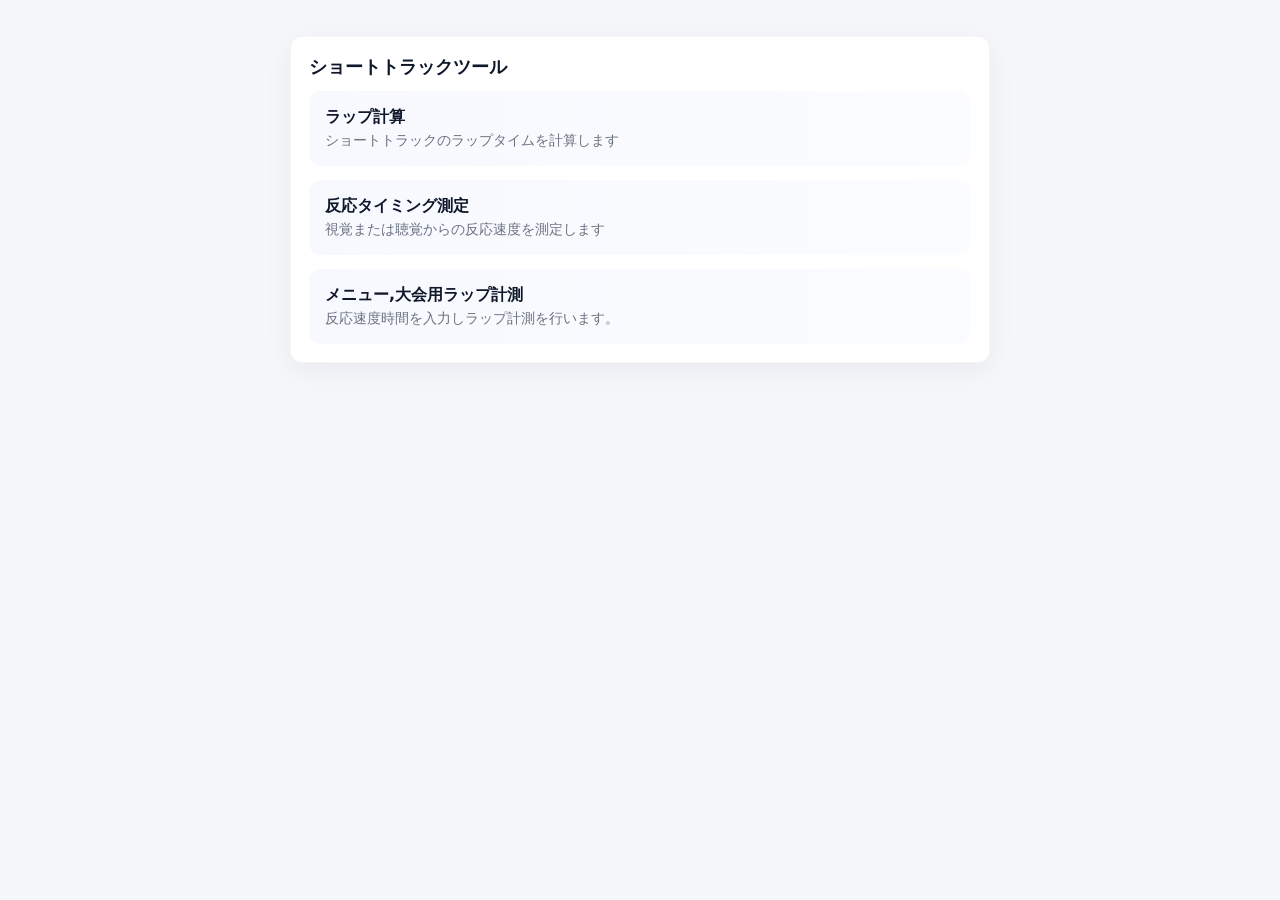
<file: index.html>
<!DOCTYPE html>
<html lang="ja">
<head>
    <meta charset="UTF-8">
    <meta name="viewport" content="width=device-width, initial-scale=1.0">
    <title>ショートトラックツール</title>
    <link rel="stylesheet" href="style.css">
</head>
<body>
    <div class="container">
        <div class="header">
            <div class="title">ショートトラックツール</div>
            <!-- <div class="subtitle">ラップ計算と反応タイミング測定</div> -->
        </div>
        <div class="menu">
            <a href="lap-calculation.html" class="menu-item">
                <h3>ラップ計算</h3>
                <p>ショートトラックのラップタイムを計算します</p>
            </a>
            <a href="reaction-timing.html" class="menu-item">
                <h3>反応タイミング測定</h3>
                <p>視覚または聴覚からの反応速度を測定します</p>
            </a>
            <a href="lap-meas.html" class="menu-item">
                <h3>メニュー,大会用ラップ計測</h3>
                <p>反応速度時間を入力しラップ計測を行います。</p>
            </a>
        </div>
    </div>
</body>
</html>
</file>
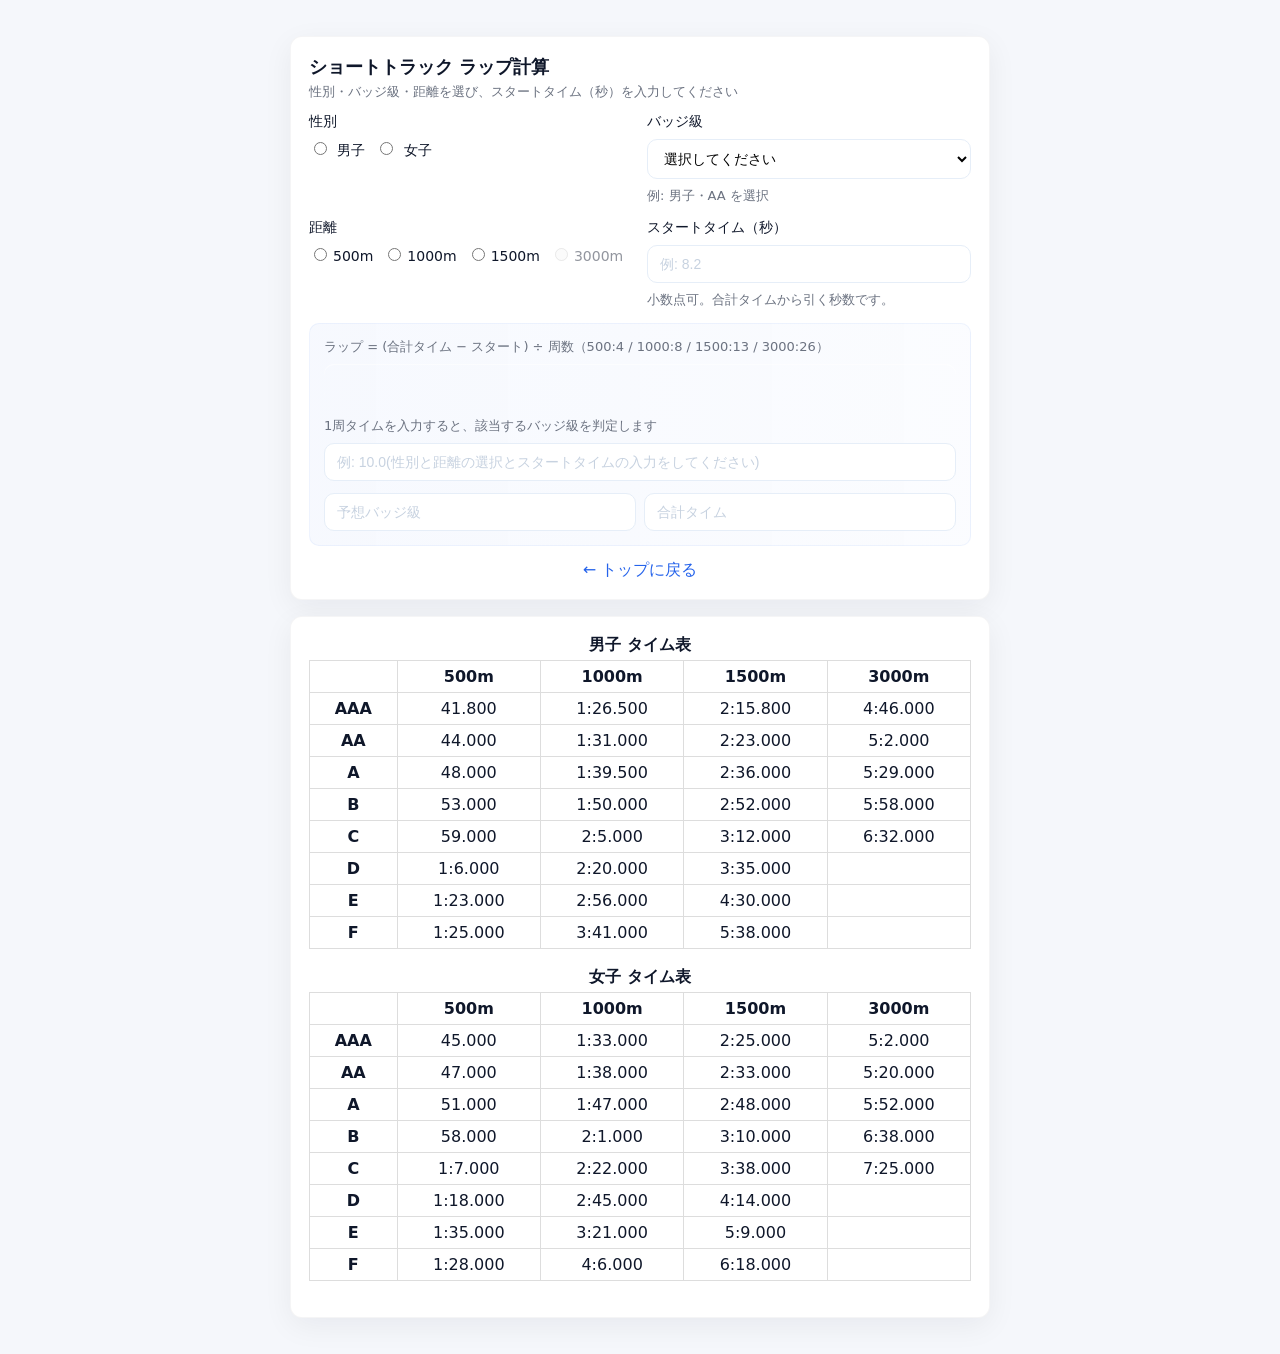
<file: lap-calculation.html>
<!DOCTYPE html>
<html lang="ja">
<head>
    <meta charset="UTF-8">
    <meta name="viewport" content="width=device-width, initial-scale=1.0">
    <link rel="stylesheet" href="style.css">
    <title>ラップ計算</title>
</head>
<body>
    <div class="container" role="application" aria-label="ラップ計算">
        <div class="header">
            <div class="title">ショートトラック ラップ計算</div>
            <div class="subtitle">性別・バッジ級・距離を選び、スタートタイム（秒）を入力してください</div>
        </div>

        <div class="grid">
            <div class="field">
                <label class="field-label">性別</label>
                <div class="radios" role="radiogroup" aria-label="性別">
                    <label><input type="radio" name="sex" value="男子"> 男子</label>
                    <label><input type="radio" name="sex" value="女子"> 女子</label>
                </div>
            </div>

            <div class="field">
                <label for="gradeSelect">バッジ級</label>
                <select id="gradeSelect" aria-label="級選択">
                    <option value="">選択してください</option>
                    <option value="AAA">AAA</option>
                    <option value="AA">AA</option>
                    <option value="A">A</option>
                    <option value="B">B</option>
                    <option value="C">C</option>
                    <option value="D">D</option>
                    <option value="E">E</option>
                    <option value="F">F</option>
                </select>
                <div class="hint">例: 男子・AA を選択</div>
            </div>

            <div class="field">
                <label class="field-label">距離</label>
                <div class="distance" role="radiogroup" aria-label="距離">
                    <label><input type="radio" name="distance" value="500m">500m</label>
                    <label><input type="radio" name="distance" value="1000m">1000m</label>
                    <label><input type="radio" name="distance" value="1500m">1500m</label>
                    <label id="label-3000"><input type="radio" name="distance" value="3000m">3000m</label>
                </div>
            </div>

            <div class="field">
                <label for="startTime">スタートタイム（秒）</label>
                <input id="startTime" type="text" placeholder="例: 8.2" aria-label="スタートタイム">
                <div class="hint">小数点可。合計タイムから引く秒数です。</div>
            </div>

            <div class="result" aria-live="polite">
                <div class="hint">ラップ = (合計タイム − スタート) ÷ 周数（500:4 / 1000:8 / 1500:13 / 3000:26）</div>
                <input id="lapResult" type="text" readonly aria-label="ラップ結果">
                <!-- 追加: 1周タイム入力と予想級 -->
                <div class="hint" style="margin-top:8px;">1周タイムを入力すると、該当するバッジ級を判定します</div>
                <input id="lapTime" type="text" placeholder="例: 10.0(性別と距離の選択とスタートタイムの入力をしてください)" aria-label="1周タイム">
                <div style="display:flex; gap:8px; margin-top:4px;">
                    <input id="gradeResult" type="text" placeholder="予想バッジ級" readonly aria-label="予想バッジ級">
                    <input id="totalTimeResult" type="text" placeholder="合計タイム" readonly aria-label="合計タイム">
                </div>
            </div>
        </div>
        <div class="back-link">
            <a href="index.html">← トップに戻る</a>
        </div>
    </div>
    <!-- タイム表を表示する領域 -->
    <div id="tablesContainer" class="container"></div>

    <script>
    // 提供いただいたタイム（500,1000,1500,3000 の順）
    const timeData = {
        '男子': {
            'AAA': { '500m': 41.800, '1000m': 86.500, '1500m': 135.800, '3000m': 286.000 },
            'AA':  { '500m': 44.000, '1000m': 91.000, '1500m': 143.000, '3000m': 302.000 },
            'A':   { '500m': 48.000, '1000m': 99.500, '1500m': 156.000, '3000m': 329.000 },
            'B':   { '500m': 53.000, '1000m':110.000, '1500m': 172.000, '3000m': 358.000 },
            'C':   { '500m': 59.000, '1000m':125.000, '1500m': 192.000, '3000m': 392.000 },
            'D':   { '500m': 66.000, '1000m':140.000, '1500m': 215.000 }, // 3000mなし
            'E':   { '500m': 83.000, '1000m':176.000, '1500m': 270.000 },  // 3000mなし
            'F':   { '500m': 85.000, '1000m':221.000, '1500m': 338.000 }   // 3000mなし
        },
        '女子': {
            'AAA': { '500m': 45.000, '1000m': 93.000, '1500m': 145.000, '3000m': 302.000 },
            'AA':  { '500m': 47.000, '1000m': 98.000, '1500m': 153.000, '3000m': 320.000 },
            'A':   { '500m': 51.000, '1000m':107.000, '1500m': 168.000, '3000m': 352.000 },
            'B':   { '500m': 58.000, '1000m':121.000, '1500m': 190.000, '3000m': 398.000 },
            'C':   { '500m': 67.000, '1000m':142.000, '1500m': 218.000, '3000m': 445.000 },
            'D':   { '500m': 78.000, '1000m':165.000, '1500m': 254.000 }, // 3000mなし
            'E':   { '500m': 95.000, '1000m':201.000, '1500m': 309.000 },  // 3000mなし
            'F':   { '500m': 88.000, '1000m':246.000, '1500m': 378.000 }   // 3000mなし
        }
    };

    const laps = { '500m':4, '1000m':8, '1500m':13, '3000m':26 };

    // 表示用に時間をフォーマット
    function formatTime(sec){
        if(!isFinite(sec)) return '';
        if(sec >= 60){
            const m = Math.floor(sec/60);
            const s = (sec - m*60).toFixed(2);
            return `${m}:${s}0`;
        }
        return sec.toFixed(2) + '0';
    }

    function renderTimeTables(){
        const sexes = ['男子','女子'];
        const grades = ['AAA','AA','A','B','C','D','E','F'];
        const distances = ['500m','1000m','1500m','3000m'];
        let html = '';
        for(const sex of sexes){
            html += `<table class="time-table"><caption>${sex} タイム表</caption><thead><tr><th></th>`;
            for(const d of distances) html += `<th>${d}</th>`;
            html += `</tr></thead><tbody>`;
            for(const g of grades){
                html += `<tr><th>${g}</th>`;
                for(const d of distances){
                    const val = (timeData[sex] && timeData[sex][g] && timeData[sex][g][d]) || null;
                    html += `<td>${val!=null?formatTime(val):''}</td>`;
                }
                html += `</tr>`;
            }
            html += `</tbody></table>`;
        }
        document.getElementById('tablesContainer').innerHTML = html;
    }

    const startInput = document.getElementById('startTime');
    const resultInput = document.getElementById('lapResult');
    const lapTimeInput = document.getElementById('lapTime');
    const gradeResult = document.getElementById('gradeResult');
    const totalTimeResult = document.getElementById('totalTimeResult');

    const sexRadios = document.querySelectorAll('input[name="sex"]');
    const distanceRadios = document.querySelectorAll('input[name="distance"]');
    const gradeSelect = document.getElementById('gradeSelect');
    const label3000 = document.getElementById('label-3000');
    const input3000 = label3000.querySelector('input[type="radio"]');

    function getSelected(nodeList){
        for(const el of nodeList) if(el.checked) return el.value;
        return null;
    }

    function update3000Availability(){
        const sex = getSelected(sexRadios);
        const grade = gradeSelect.value;
        // 3000m が存在するか確認（性別と級が選ばれている必要あり）
        const available = !!(sex && grade && timeData[sex] && timeData[sex][grade] && ('3000m' in timeData[sex][grade]));
        input3000.disabled = !available;
        if(!available){
            label3000.classList.add('disabled');
            if(input3000.checked) input3000.checked = false;
        } else {
            label3000.classList.remove('disabled');
        }
    }

    function computeLap(){
        const sex = getSelected(sexRadios);
        const distance = getSelected(distanceRadios);
        const grade = gradeSelect.value;
        const startSec = parseFloat(startInput.value);

        if(!sex || !grade || !distance){
            resultInput.value = '';
            return;
        }
        if(Number.isNaN(startSec)){
            resultInput.value = 'スタートタイムを秒で入力';
            return;
        }

        const gradeData = timeData[sex] && timeData[sex][grade];
        const raceTime = gradeData ? gradeData[distance] : undefined;
        const lapCount = laps[distance];

        if(raceTime == null || lapCount == null){
            if(distance === '3000m' && gradeData && !('3000m' in gradeData)){
                resultInput.value = '選択した級には3000mのデータがありません';
            } else {
                resultInput.value = 'データなし';
            }
            return;
        }

        const lapSeconds = (raceTime - startSec) / lapCount;
        resultInput.value = isFinite(lapSeconds) ? lapSeconds.toFixed(2) + ' 秒/周' : '計算不可';
    }

    function computeGradePrediction(){
        const sex = getSelected(sexRadios);
        const distance = getSelected(distanceRadios);
        const lapSec = parseFloat(lapTimeInput.value);
        const startSec = parseFloat(startInput.value);

        if(!sex){
            gradeResult.value = '';
            return;
        }
        if(Number.isNaN(lapSec)){
            gradeResult.value = '1周タイムを秒で入力';
            return;
        }
        if(Number.isNaN(startSec)){
            gradeResult.value = 'スタートタイムを秒で入力';
            return;
        }
        const lapCount = distance ? laps[distance] : 4; // 距離未選択時は500mの周数を使用
        // 合計タイム = スタート + 一周 * 周数
        const totalTime = startSec + lapSec * lapCount;
        const gradeOrder = ['AAA','AA','A','B','C','D','E','F'];
        let found = null;
        const gradesForSex = timeData[sex];
        if(gradesForSex){
            for(const g of gradeOrder){
                const data = gradesForSex[g];
                if(data && data[distance || '500m'] != null){
                    if(totalTime <= data[distance || '500m']){
                        found = g;
                        break;
                    }
                }
            }
        }
        gradeResult.value = found ? found : '級外';
        // 合計タイム表示（60秒超は分表示）
        if(isFinite(totalTime)){
            if(totalTime >= 60){
                const mins = Math.floor(totalTime / 60);
                const secs = (totalTime - mins * 60).toFixed(2);
                totalTimeResult.value = `${mins}:${secs}0`;
            } else {
                totalTimeResult.value = totalTime.toFixed(2) + '0';
            }
        } else {
            totalTimeResult.value = '';
        }
    }

    // イベント
    startInput.addEventListener('input', () => { computeLap(); computeGradePrediction(); });
    lapTimeInput.addEventListener('input', computeGradePrediction);

    gradeSelect.addEventListener('change', () => { update3000Availability(); computeLap(); computeGradePrediction(); });
    sexRadios.forEach(r => r.addEventListener('change', () => { update3000Availability(); computeLap(); computeGradePrediction(); }));
    distanceRadios.forEach(r => r.addEventListener('change', () => { computeLap(); computeGradePrediction(); }));

    // 初期反映
    renderTimeTables();
    update3000Availability();
    computeGradePrediction();
    </script>
</body>
</html>
</file>
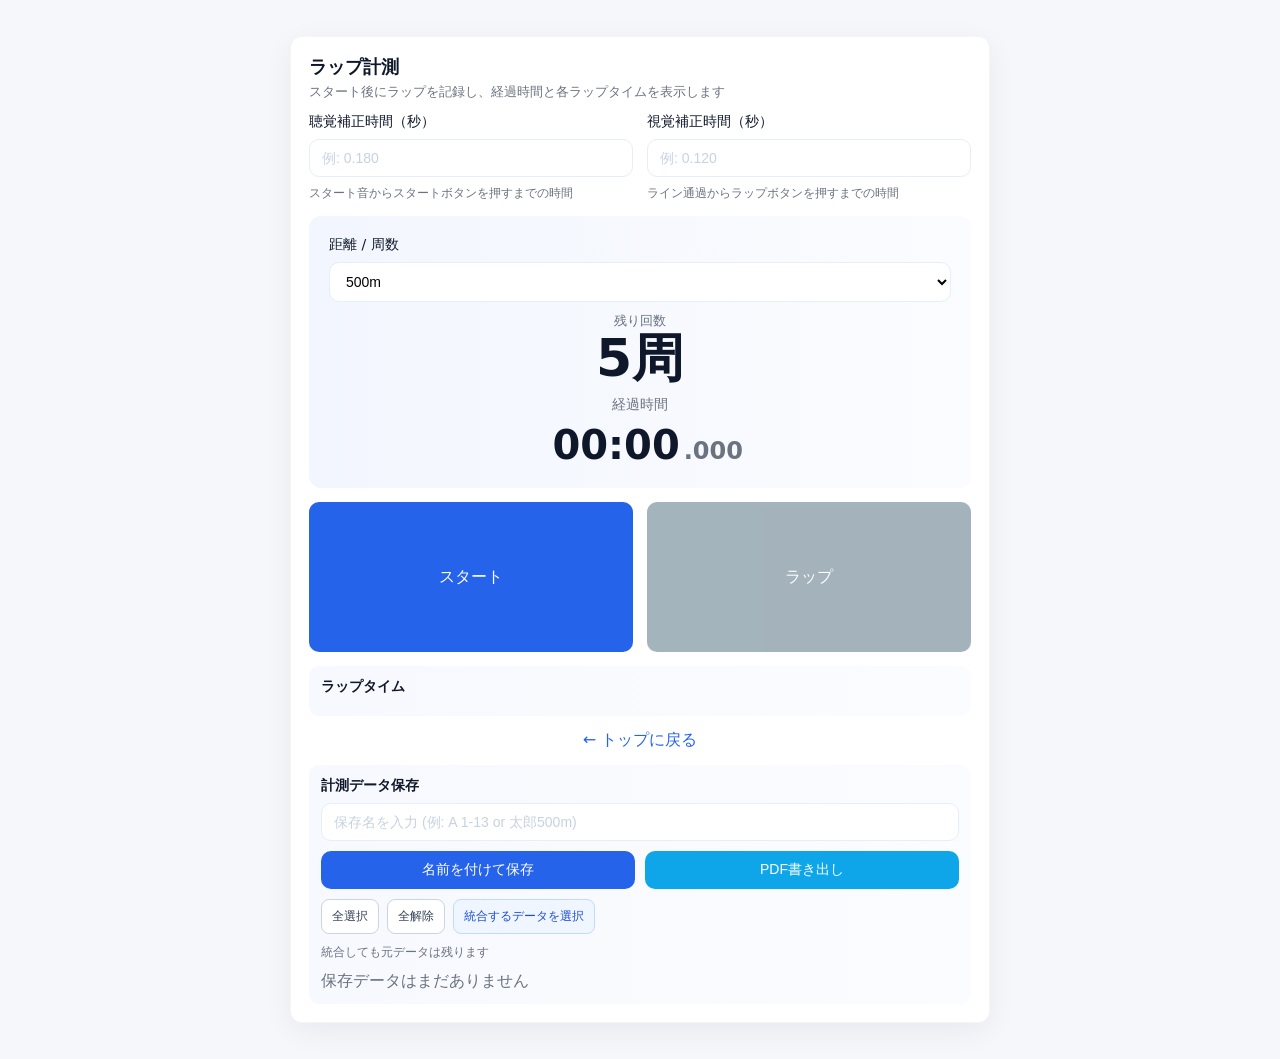
<file: lap-meas.html>
<!DOCTYPE html>
<html lang="ja">
<head>
    <meta charset="UTF-8">
    <meta name="viewport" content="width=device-width, initial-scale=1.0">
    <link rel="stylesheet" href="style.css">
    <title>ラップ計測</title>
</head>
<body>
    <div class="container">
        <div class="header">
            <div class="title">ラップ計測</div>
            <div class="subtitle">スタート後にラップを記録し、経過時間と各ラップタイムを表示します</div>
        </div>

        <div class="grid adjustment-grid">
            <div class="field">
                <label for="auditoryOffsetInput">聴覚補正時間（秒）</label>
                <input id="auditoryOffsetInput" type="text" inputmode="decimal" placeholder="例: 0.180">
                <div class="input-note">スタート音からスタートボタンを押すまでの時間</div>
            </div>
            <div class="field">
                <label for="visualOffsetInput">視覚補正時間（秒）</label>
                <input id="visualOffsetInput" type="text" inputmode="decimal" placeholder="例: 0.120">
                <div class="input-note">ライン通過からラップボタンを押すまでの時間</div>
            </div>
        </div>

        <div class="timer-card">
            <div class="lap-setup-grid">
                <div class="field">
                    <label for="distanceSelect">距離 / 周数</label>
                    <select id="distanceSelect">
                        <optgroup label="距離">
                            <option value="distance-500">500m</option>
                            <option value="distance-1000">1000m</option>
                            <option value="distance-1500">1500m</option>
                            <option value="distance-3000">3000m</option>
                        </optgroup>
                        <optgroup label="周数">
                            <option value="laps-1">1周</option>
                            <option value="laps-2">2周</option>
                            <option value="laps-3">3周</option>
                            <option value="laps-4">4周</option>
                            <option value="laps-5">5周</option>
                            <option value="laps-6">6周</option>
                            <option value="laps-7">7周</option>
                            <option value="laps-8">8周</option>
                            <option value="laps-9">9周</option>
                            <option value="laps-10">10周</option>
                            <option value="laps-11">11周</option>
                            <option value="laps-12">12周</option>
                            <option value="laps-13">13周</option>
                            <option value="laps-14">14周</option>
                            <option value="laps-15">15周</option>
                            <option value="laps-16">16周</option>
                            <option value="laps-17">17周</option>
                            <option value="laps-18">18周</option>
                            <option value="laps-19">19周</option>
                            <option value="laps-20">20周</option>
                            <option value="laps-21">21周</option>
                            <option value="laps-22">22周</option>
                            <option value="laps-23">23周</option>
                            <option value="laps-24">24周</option>
                            <option value="laps-25">25周</option>
                            <option value="laps-26">26周</option>
                            <option value="laps-27">27周</option>
                            <option value="laps-28">28周</option>
                            <option value="laps-29">29周</option>
                            <option value="laps-30">30周</option>
                            <option value="laps-custom">30周以上（任意入力）</option>
                        </optgroup>
                    </select>
                    <input
                        id="customLapInput"
                        class="custom-lap-input"
                        type="text"
                        inputmode="numeric"
                        value="31"
                        placeholder="31以上の周数を入力"
                        aria-label="30周以上の任意周数"
                        hidden
                    >
                </div>
            </div>
            <div class="remaining-laps-wrap" aria-live="polite">
                <p class="remaining-laps-label">残り回数</p>
                <p id="remainingLaps" class="remaining-laps-value">5周</p>
            </div>
            <p class="timer-label">経過時間</p>
            <div class="timer-display">
                <div id="elapsedTimeMain" class="timer-main">00:00</div>
                <div id="elapsedTimeMillis" class="timer-millis">.000</div>
            </div>
        </div>

        <div class="buttons lap-meas-buttons">
            <button id="startButton" type="button">スタート</button>
            <button id="lapButton" type="button" disabled>ラップ</button>
        </div>

        <div class="result-panel">
            <p class="result-title">ラップタイム</p>
            <div id="currentLapPreview" class="lap-current-row">
                <span id="currentLapLabel">Lap 1</span>
                <span id="currentLapTime">0.00</span>
            </div>
            <div id="lapResults" class="lap-results">
                <p class="result-empty"><!-- まだラップ記録がありません --></p>
            </div>
        </div>
        
        <div class="back-link">
            <a href="index.html">← トップに戻る</a>
        </div>

        <div class="result-panel save-panel">
            <p class="result-title">計測データ保存</p>
            <div class="save-controls">
                <input id="saveNameInput" type="text" placeholder="保存名を入力 (例: A 1-13 or 太郎500m)">
                <div class="save-buttons">
                    <button id="saveRecordButton" type="button">名前を付けて保存</button>
                    <button id="exportPdfButton" type="button">PDF書き出し</button>
                </div>
                
            </div>
            <div class="export-selection-controls">
                <button id="selectAllExportButton" type="button">全選択</button>
                <button id="clearExportSelectionButton" type="button">全解除</button>
                <button id="mergeSelectedButton" type="button">統合するデータを選択</button>
                <button id="confirmMergeButton" type="button" hidden>選択したデータを統合</button>
                <button id="cancelMergeButton" type="button" hidden>統合選択をやめる</button>
            </div>
            <p id="selectionNote" class="selection-note">統合しても元データは残ります</p>
            <div id="savedRecords" class="saved-records">
                <p class="result-empty">保存データはまだありません</p>
            </div>
        </div>
    </div>

    <script src="lap-meas.js"></script>
</body>
</html>
</file>
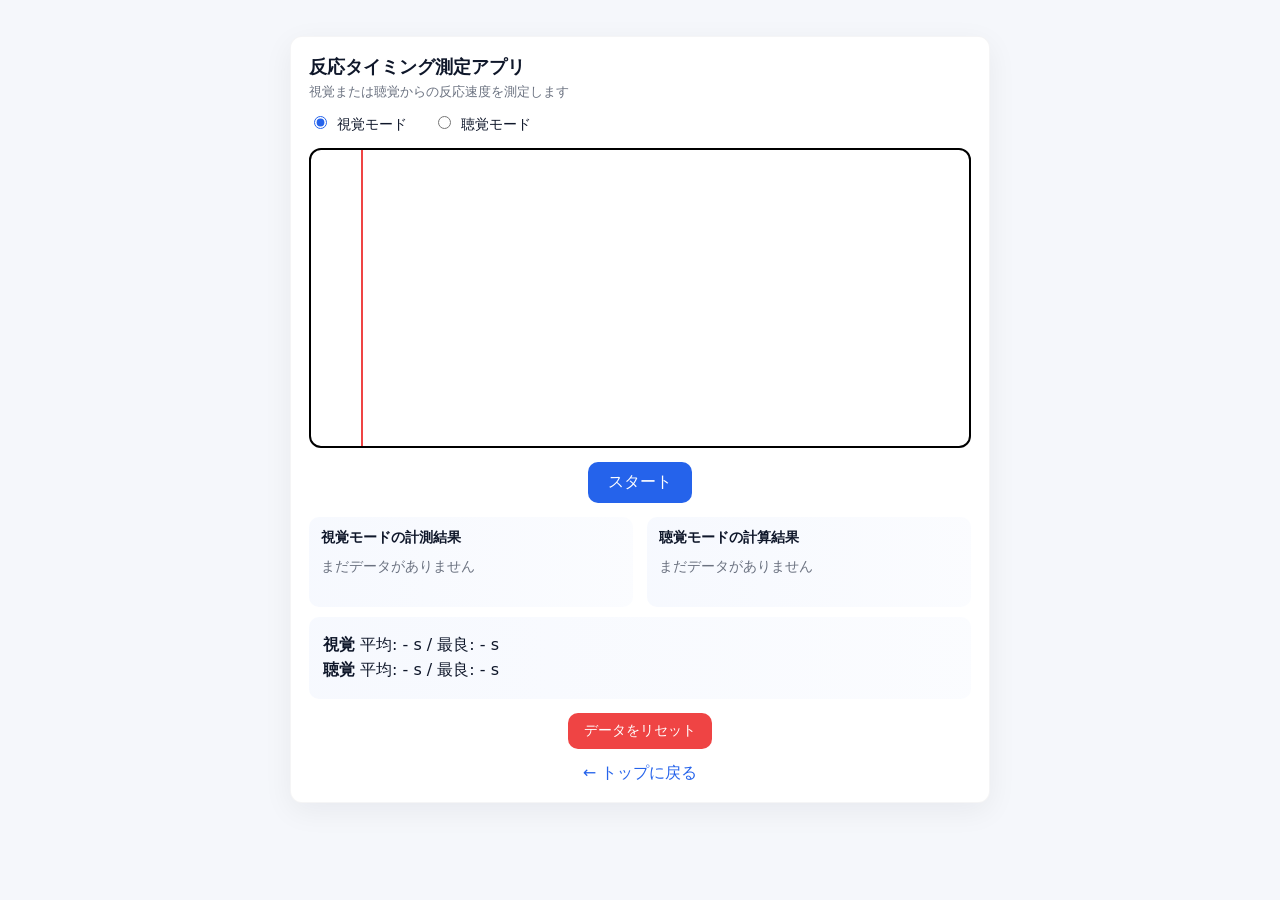
<file: reaction-timing.html>
<!DOCTYPE html>
<html lang="ja">
<head>
    <meta charset="UTF-8">
    <meta name="viewport" content="width=device-width, initial-scale=1.0">
    <link rel="stylesheet" href="style.css">
    <title>反応タイミング測定アプリ</title>
</head>
<body>
    <div class="container">
        <div class="header">
            <div class="title">反応タイミング測定アプリ</div>
            <div class="subtitle">視覚または聴覚からの反応速度を測定します</div>
        </div>
        <div class="mode-selection">
            <label><input type="radio" name="mode" value="visual" checked> 視覚モード</label>
            <label><input type="radio" name="mode" value="auditory"> 聴覚モード</label>
        </div>
        <div class="visual-section">
            <div class="game-section">
                <div id="gameArea">
                    <div id="judgementLine"></div>
                    <div id="note"></div>
                </div>
            </div>
        </div>
        <div class="auditory-section">
            <div class="sound-section">
                <p>音が鳴るまで待ってください</p>
                <div id="soundIndicator">🔊</div>
            </div>
        </div>
        <div class="buttons">
            <button id="startButton">スタート</button>
            <button id="tapButton">タップ</button>
        </div>
        <div id="results">
            <div class="results-grid">
                <div class="result-panel">
                    <p class="result-title">視覚モードの計測結果</p>
                    <div id="visualTrialResults"></div>
                </div>
                <div class="result-panel">
                    <p class="result-title">聴覚モードの計算結果</p>
                    <div id="auditoryTrialResults"></div>
                </div>
            </div>
            <div id="stats">
                <p><strong>視覚</strong> 平均: <span id="visualAverage">-</span> s / 最良: <span id="visualBest">-</span> s</p>
                <p><strong>聴覚</strong> 平均: <span id="auditoryAverage">-</span> s / 最良: <span id="auditoryBest">-</span> s</p>
            </div>
        </div>
        <div class="reset-area">
            <button id="resetDataButton" type="button">データをリセット</button>
        </div>
        <div class="back-link">
            <a href="index.html">← トップに戻る</a>
        </div>
    </div>

    <script>
        const gameArea = document.getElementById('gameArea');
        const note = document.getElementById('note');
        const startButton = document.getElementById('startButton');
        const tapButton = document.getElementById('tapButton');
        const resetDataButton = document.getElementById('resetDataButton');
        const visualSection = document.querySelector('.visual-section');
        const auditorySection = document.querySelector('.auditory-section');
        const visualTrialResults = document.getElementById('visualTrialResults');
        const auditoryTrialResults = document.getElementById('auditoryTrialResults');
        const stats = document.getElementById('stats');
        const visualAverageSpan = document.getElementById('visualAverage');
        const visualBestSpan = document.getElementById('visualBest');
        const auditoryAverageSpan = document.getElementById('auditoryAverage');
        const auditoryBestSpan = document.getElementById('auditoryBest');
        const modeRadios = document.querySelectorAll('input[name="mode"]');
        const soundIndicator = document.getElementById('soundIndicator');

        let mode = 'visual';
        let trials = [];
        let currentTrial = 0;
        let startTime;
        let targetTime;
        let soundTime;
        let animationId;
        let nextTrialTimeoutId;
        let auditoryDelayTimeoutId;
        let tapped = false;
        let audioContext;
        const STORAGE_KEY = 'reactionTimingModeStates_v1';

        const modeStates = {
            visual: createEmptyModeState(),
            auditory: createEmptyModeState()
        };

        const speed = 300; // 1秒あたりの移動ピクセル数
        const lineX = 50; // 判定線の位置
        const SAFARI_OFFSET_MS = 12;

        function isMobileSafari() {
            const ua = navigator.userAgent;
            if (/iPhone|iPod/.test(ua) && /Safari/.test(ua) && !/Chrome/.test(ua) && !/CriOS/.test(ua) && !/FxiOS/.test(ua)) return true;
            if (/iPad/.test(ua) && /Safari/.test(ua) && !/Chrome/.test(ua)) return true;
            if (/Macintosh/.test(ua) && /Safari/.test(ua) && !/Chrome/.test(ua) && !/Chromium/.test(ua) && navigator.maxTouchPoints > 1) return true;
            return false;
        }

        function initAudio() {
            audioContext = new (window.AudioContext || window.webkitAudioContext)();
        }

        function playBeep() {
            if (!audioContext) initAudio();
            const oscillator = audioContext.createOscillator();
            const gainNode = audioContext.createGain();
            oscillator.connect(gainNode);
            gainNode.connect(audioContext.destination);
            oscillator.frequency.setValueAtTime(800, audioContext.currentTime);
            gainNode.gain.setValueAtTime(0.3, audioContext.currentTime);
            gainNode.gain.exponentialRampToValueAtTime(0.01, audioContext.currentTime + 0.5);
            oscillator.start(audioContext.currentTime);
            oscillator.stop(audioContext.currentTime + 0.5);
        }

        function clearPendingTasks() {
            if (animationId) {
                cancelAnimationFrame(animationId);
                animationId = null;
            }
            if (nextTrialTimeoutId) {
                clearTimeout(nextTrialTimeoutId);
                nextTrialTimeoutId = null;
            }
            if (auditoryDelayTimeoutId) {
                clearTimeout(auditoryDelayTimeoutId);
                auditoryDelayTimeoutId = null;
            }
        }

        function createEmptyModeState() {
            return {
                trials: [],
                currentTrial: 0,
                completed: false,
                measuredOnMobileSafari: false
            };
        }

        function persistModeStates() {
            localStorage.setItem(STORAGE_KEY, JSON.stringify(modeStates));
        }

        function restoreModeStates() {
            const raw = localStorage.getItem(STORAGE_KEY);
            if (!raw) return;
            try {
                const parsed = JSON.parse(raw);
                if (parsed && parsed.visual && parsed.auditory) {
                    modeStates.visual = { ...createEmptyModeState(), ...parsed.visual };
                    modeStates.auditory = { ...createEmptyModeState(), ...parsed.auditory };
                }
            } catch (e) {
                // 壊れた保存データは無視して初期値を使う。
            }
        }

        function saveCurrentModeState() {
            const nextState = {
                trials: [...trials],
                currentTrial,
                completed: currentTrial >= 10,
                measuredOnMobileSafari: Boolean(modeStates[mode]?.measuredOnMobileSafari)
            };

            // 空の初期状態なら、既存の保存データを上書きしない。
            if (!hasModeData(nextState)) {
                return;
            }

            modeStates[mode] = nextState;
            persistModeStates();
            renderTrialResultsPanels();
            updateModeStatsDisplay('visual');
            updateModeStatsDisplay('auditory');
        }

        function hasModeData(state) {
            return state.trials.length > 0;
        }

        function formatTrialResults(values) {
            if (!values || values.length === 0) {
                return '<p class="result-empty">まだデータがありません</p>';
            }

            return values.map((value, index) => {
                const sign = value >= 0 ? '+' : '';
                return `計測 ${index + 1}   ${sign}${value.toFixed(3)} s`;
            }).join('<br>');
        }

        function renderTrialResultsPanels() {
            visualTrialResults.innerHTML = formatTrialResults(modeStates.visual.trials);
            auditoryTrialResults.innerHTML = formatTrialResults(modeStates.auditory.trials);
        }

        function calcStats(values) {
            if (!values || values.length === 0) {
                return { avg: null, best: null };
            }
            const avg = values.reduce((a, b) => a + b, 0) / values.length;
            const best = values.reduce((a, b) => Math.abs(a) < Math.abs(b) ? a : b);
            return { avg, best };
        }

        function updateModeStatsDisplay(targetMode) {
            const state = modeStates[targetMode];
            const result = calcStats(state.trials);
            const avgText = result.avg === null ? '-' : result.avg.toFixed(3);
            const bestText = result.best === null ? '-' : result.best.toFixed(3);

            if (targetMode === 'visual') {
                visualAverageSpan.textContent = avgText;
                visualBestSpan.textContent = bestText;
            } else {
                auditoryAverageSpan.textContent = avgText;
                auditoryBestSpan.textContent = bestText;
            }
        }

        function loadModeState(nextMode) {
            const state = modeStates[nextMode];
            trials = [...state.trials];
            currentTrial = state.currentTrial;
            tapped = false;
            startTime = undefined;
            targetTime = undefined;
            soundTime = undefined;

            renderTrialResultsPanels();
            stats.style.display = 'block';
            note.style.display = 'none';
            soundIndicator.textContent = '🔊';

            tapButton.style.display = 'none';
            startButton.style.display = 'block';
            startButton.textContent = state.completed ? 'もう一度計測' : 'スタート';
        }

        function resetMeasurement() {
            clearPendingTasks();
            trials = [];
            currentTrial = 0;
            tapped = false;
            startTime = undefined;
            targetTime = undefined;
            soundTime = undefined;

            note.style.display = 'none';
            soundIndicator.textContent = '🔊';

            tapButton.style.display = 'none';
            startButton.style.display = 'block';
            startButton.textContent = 'スタート';
        }

        function resetAllStoredData() {
            clearPendingTasks();

            modeStates.visual = createEmptyModeState();
            modeStates.auditory = createEmptyModeState();
            persistModeStates();

            trials = [];
            currentTrial = 0;
            tapped = false;
            startTime = undefined;
            targetTime = undefined;
            soundTime = undefined;

            note.style.display = 'none';
            soundIndicator.textContent = '🔊';

            renderTrialResultsPanels();
            updateModeStatsDisplay('visual');
            updateModeStatsDisplay('auditory');
            stats.style.display = 'block';

            tapButton.style.display = 'none';
            startButton.style.display = 'block';
            startButton.textContent = 'スタート';
        }

        function updateModeSectionVisibility() {
            visualSection.style.display = mode === 'visual' ? 'block' : 'none';
            auditorySection.style.display = mode === 'auditory' ? 'block' : 'none';
        }

        function queueNextTrial() {
            nextTrialTimeoutId = setTimeout(startTrial, 1000);
        }

        // モード切り替え
        modeRadios.forEach(radio => {
            radio.addEventListener('change', (e) => {
                saveCurrentModeState();
                clearPendingTasks();
                const nextMode = e.target.value;
                mode = nextMode;
                updateModeSectionVisibility();

                const nextState = modeStates[nextMode];
                if (hasModeData(nextState)) {
                    loadModeState(nextMode);
                } else {
                    trials = [];
                    currentTrial = 0;
                    tapped = false;
                    startTime = undefined;
                    targetTime = undefined;
                    soundTime = undefined;
                    renderTrialResultsPanels();
                    note.style.display = 'none';
                    soundIndicator.textContent = '🔊';
                    tapButton.style.display = 'none';
                    startButton.style.display = 'block';
                    startButton.textContent = 'スタート';
                }
            });
        });
        restoreModeStates();
        const initialMode = document.querySelector('input[name="mode"]:checked')?.value || 'visual';
        mode = initialMode;
        updateModeSectionVisibility();
        renderTrialResultsPanels();
        updateModeStatsDisplay('visual');
        updateModeStatsDisplay('auditory');
        stats.style.display = 'block';
        if (hasModeData(modeStates[mode])) {
            loadModeState(mode);
        }

        function startTrial() {
            if (currentTrial >= 10) return;
            tapped = false;
            if (mode === 'visual') {
                startVisualTrial();
            } else {
                startAuditoryTrial();
            }
        }

        function startVisualTrial() {
            const startX = gameArea.offsetWidth - 20;
            startTime = performance.now();
            targetTime = startTime + (startX - lineX) / speed * 1000;
            note.style.left = startX + 'px';
            note.style.display = 'block';
            function animate() {
                const currentTime = performance.now();
                const elapsedTime = (currentTime - startTime) / 1000;
                const x = startX - speed * elapsedTime;
                if (x <= 0) {
                    note.style.display = 'none';
                    if (!tapped) {
                        currentTrial++;
                        if (currentTrial < 10) {
                            queueNextTrial();
                        } else {
                            showStats();
                        }
                    }
                    return;
                }
                note.style.left = x + 'px';
                animationId = requestAnimationFrame(animate);
            }
            animate();
        }

        function startAuditoryTrial() {
            if (currentTrial >= 10) return;
            tapped = false;
            soundTime = undefined;
            soundIndicator.textContent = '🔊 準備';
            // 1〜3秒のランダム遅延
            const delay = 1000 + Math.random() * 2000;
            auditoryDelayTimeoutId = setTimeout(() => {
                soundTime = performance.now();
                playBeep();
                soundIndicator.textContent = '🔊 音が鳴りました！';
            }, delay);
        }

        function recordError(error) {
            trials.push(error);
            currentTrial++;
            modeStates[mode] = {
                trials: [...trials],
                currentTrial,
                completed: currentTrial >= 10,
                measuredOnMobileSafari: Boolean(modeStates[mode]?.measuredOnMobileSafari) || isMobileSafari()
            };
            persistModeStates();
            renderTrialResultsPanels();
            updateModeStatsDisplay('visual');
            updateModeStatsDisplay('auditory');
            soundIndicator.textContent = '🔊';
            if (currentTrial < 10) {
                queueNextTrial();
            } else {
                showStats();
            }
        }

        function showStats() {
            stats.style.display = 'block';
            tapButton.style.display = 'none';
            startButton.style.display = 'block';
            startButton.textContent = 'もう一度計測';
            saveCurrentModeState();
        }

        function handleTap() {
            if (tapped || currentTrial >= 10) return;
            const safariOffset = isMobileSafari() ? SAFARI_OFFSET_MS : 0;
            const tapTime = performance.now() - safariOffset;
            let error;
            if (mode === 'visual') {
                tapped = true;
                error = (tapTime - targetTime) / 1000;
                cancelAnimationFrame(animationId);
                animationId = null;
            } else {
                if (!soundTime) return;
                tapped = true;
                error = (tapTime - soundTime) / 1000;
            }
            recordError(error);
        }

        tapButton.addEventListener('touchstart', handleTap);
        tapButton.addEventListener('mousedown', handleTap);

        resetDataButton.addEventListener('click', () => {
            resetAllStoredData();
        });

        startButton.addEventListener('click', () => {
            resetMeasurement();
            startButton.style.display = 'none';
            tapButton.style.display = 'block';
            if (mode === 'auditory') initAudio();
            startTrial();
        });
    </script>
</body>
</html>
</file>
<file: style.css>
:root{
    --bg:#f5f7fb;
    --card:#ffffff;
    --muted:#6b7280;
    --accent:#2563eb;
    --danger:#ef4444;
    --radius:12px;
    --gap:14px;
}
*{box-sizing:border-box}
body{
    margin:0;
    font-family: "Yu Gothic UI", "Segoe UI", system-ui, -apple-system, "Helvetica Neue", Arial;
    background:var(--bg);
    color:#0f172a;
    padding:20px;
}

.container{
    max-width:700px;
    margin:16px auto;
    background:var(--card);
    border-radius:var(--radius);
    box-shadow:0 8px 30px rgba(15,23,42,0.06);
    padding:18px;
    border:1px solid rgba(15,23,42,0.04);
}

.header{
    margin-bottom:12px;
}
.title{
    font-size:18px;
    font-weight:700;
}
.subtitle{
    font-size:13px;
    color:var(--muted);
    margin-top:4px;
}

.menu{
    display: flex;
    flex-direction: column;
    gap: var(--gap);
}

.menu-item{
    display: block;
    padding: 16px;
    border-radius: var(--radius);
    background: linear-gradient(90deg, rgba(37,99,235,0.04), rgba(37,99,235,0.02));
    text-decoration: none;
    color: #0f172a;
    transition: background 0.2s;
}
.menu-item:hover{
    background: linear-gradient(90deg, rgba(37,99,235,0.08), rgba(37,99,235,0.04));
}
.menu-item h3{
    margin: 0 0 4px 0;
    font-size: 16px;
}
.menu-item p{
    margin: 0;
    font-size: 14px;
    color: var(--muted);
}

.grid{
    display:grid;
    grid-template-columns:1fr 1fr;
    gap:var(--gap);
    align-items:start;
}

.field{
    display:flex;
    flex-direction:column;
    gap:8px;
}

.radios, .distance{
    display:flex;
    gap:10px;
    flex-wrap:wrap;
}

label{
    font-size:14px;
    cursor:pointer;
    user-select:none;
}

label.disabled { opacity:0.45; cursor:default; pointer-events:none; }

input[type="radio"]{
    accent-color:var(--accent);
    margin-right:6px;
}

select,input[type="text"]{
    width:100%;
    padding:10px 12px;
    border-radius:10px;
    border:1px solid #e6eef8;
    background:#fff;
    font-size:14px;
    outline:none;
    box-shadow:inset 0 1px 0 rgba(255,255,255,0.6);
}
input[type="text"]::placeholder{color:#c7d2e0}

.result{
    grid-column:1 / -1;
    display:flex;
    flex-direction:column;
    gap:8px;
    padding:14px;
    border-radius:10px;
    background:linear-gradient(90deg, rgba(37,99,235,0.04), rgba(37,99,235,0.02));
}

.back-link{
    margin-top: var(--gap);
    text-align: center;
}
.back-link a{
    color: var(--accent);
    text-decoration: none;
}

.mode-selection{
    margin-bottom: var(--gap);
}
.mode-selection label{
    margin-right: 20px;
}

.game-section{
    margin-bottom: var(--gap);
}

.sound-section{
    margin-bottom: var(--gap);
    text-align: center;
    padding: 50px;
    border: 2px dashed #ccc;
    border-radius: var(--radius);
    background: #fafafa;
}

#gameArea {
    position: relative;
    width: 100%;
    height: 300px;
    background-color: #fff;
    border: 2px solid #000;
    border-radius: var(--radius);
    overflow: hidden;
}
#judgementLine {
    position: absolute;
    left: 50px;
    top: 0;
    bottom: 0;
    width: 2px;
    background-color: var(--danger);
}
#note {
    position: absolute;
    width: 20px;
    height: 20px;
    background-color: #000;
    border-radius: 50%;
    top: 50%;
    transform: translateY(-50%);
    display: none;
}

.buttons{
    display: flex;
    justify-content: center;
    gap: var(--gap);
    margin-bottom: var(--gap);
}

.lap-meas-buttons #startButton,
.lap-meas-buttons #lapButton {
    width: calc(50% - (var(--gap) / 2));
    height: 150px;
    padding: 0 20px;
    font-size: 16px;
    cursor: pointer;
    border: none;
    border-radius: 10px;
    color: #fff;
    transition: background 0.2s;
}

.lap-meas-buttons #startButton {
    background: var(--accent);
}

.lap-meas-buttons #startButton:hover {
    background: #1d4ed8;
}

.lap-meas-buttons #lapButton {
    background: #68828f;
}

/* .lap-meas-buttons #lapButton:hover:not(:disabled) {
    background: #394146;
} */

.lap-meas-buttons #lapButton:disabled {
    cursor: not-allowed;
    opacity: 0.6;
}

#startButton, #tapButton {
    padding: 10px 20px;
    font-size: 16px;
    cursor: pointer;
    border: none;
    border-radius: 10px;
    background: var(--accent);
    color: white;
    transition: background 0.2s;
}
#startButton:hover, #tapButton:hover {
    background: #1d4ed8;
}
#tapButton {
    display: none;
}

#results {
    text-align: left;
}
.results-grid {
    display: grid;
    grid-template-columns: 1fr 1fr;
    gap: var(--gap);
    margin-bottom: 10px;
}

.result-panel {
    padding: 12px;
    border-radius: 10px;
    background: linear-gradient(90deg, rgba(37,99,235,0.04), rgba(37,99,235,0.02));
}

.result-title {
    margin: 0 0 8px;
    font-size: 14px;
    font-weight: 700;
}

#visualTrialResults,
#auditoryTrialResults {
    min-height: 40px;
    font-size: 14px;
    line-height: 1.7;
}

.result-empty {
    margin: 0;
    color: var(--muted);
}
#stats {
    display: none;
    padding: 14px;
    border-radius: 10px;
    background: linear-gradient(90deg, rgba(37,99,235,0.04), rgba(37,99,235,0.02));
}
#stats p {
    margin: 4px 0;
}

@media (max-width: 600px) {
    .results-grid {
        grid-template-columns: 1fr;
    }
}

.reset-area {
    margin-top: var(--gap);
    text-align: center;
}

#resetDataButton {
    padding: 9px 16px;
    font-size: 14px;
    cursor: pointer;
    border: none;
    border-radius: 10px;
    background: #ef4444;
    color: #fff;
    transition: background 0.2s;
}

#resetDataButton:hover {
    background: #dc2626;
}

.timer-card {
    margin-bottom: var(--gap);
    padding: 20px;
    border-radius: 12px;
    text-align: center;
    background: linear-gradient(90deg, rgba(37,99,235,0.06), rgba(37,99,235,0.02));
}

.lap-setup-grid {
    display: grid;
    grid-template-columns: 1fr;
    gap: 10px;
    margin-bottom: 10px;
    text-align: left;
}

.custom-lap-input {
    margin-top: 8px;
}

.remaining-laps-wrap {
    margin: 2px 0 12px;
    text-align: center;
}

.remaining-laps-label {
    margin: 0;
    font-size: 13px;
    color: var(--muted);
}

.remaining-laps-value {
    margin: 2px 0 0;
    font-size: 52px;
    line-height: 1;
    font-weight: 800;
    color: #0f172a;
    font-variant-numeric: tabular-nums;
}

.adjustment-grid {
    margin-bottom: var(--gap);
}

.input-note {
    font-size: 12px;
    color: var(--muted);
}

.timer-label {
    margin: 0 0 8px;
    color: var(--muted);
    font-size: 14px;
}

.timer-display {
    display: flex;
    justify-content: center;
    align-items: baseline;
    gap: 4px;
    font-weight: 700;
    font-variant-numeric: tabular-nums;
}

.timer-main {
    min-width: 5.4ch;
    font-size: 40px;
    text-align: right;
}

.timer-millis {
    min-width: 4ch;
    font-size: 24px;
    text-align: left;
    color: var(--muted);
}

.lap-results {
    display: flex;
    flex-direction: column;
    gap: 8px;
}

.lap-current-row {
    display: grid;
    grid-template-columns: 80px 1fr;
    gap: 10px;
    align-items: center;
    margin-bottom: 8px;
    padding: 8px 12px;
    border-radius: 10px;
    background: #fff;
    border: 1px solid #e6eef8;
    font-weight: 700;
}

.lap-current-row[hidden] {
    display: none;
}

.lap-current-row-running {
    border-color: #22c55e;
    background: #ecfdf3;
}

.lap-row {
    display: grid;
    grid-template-columns: 80px 72px minmax(0, 1fr);
    gap: 10px;
    padding: 10px 12px;
    border-radius: 10px;
    background: #fff;
    border: 1px solid #e6eef8;
    font-size: 14px;
    align-items: center;
}

.lap-name-input {
    width: 100%;
    display: block;
    -webkit-appearance: none;
    appearance: none;
    min-width: 0;
    min-height: 28px;
    padding: 4px 6px;
    border: 1px solid #cbd5e1;
    border-radius: 6px;
    font-size: 12px;
}

.lap-row-fastest {
    border-color: #22c55e;
    background: #ecfdf3;
    color: #166534;
    font-weight: 700;
}

.save-panel {
    margin-top: var(--gap);
}

.save-controls {
    display: grid;
    grid-template-columns: 1fr;
    gap: 10px;
    margin-bottom: 10px;
}

.save-buttons {
    width: 100%;
    display: flex;
    gap: 10px;
}

.export-selection-controls {
    display: flex;
    gap: 8px;
    margin-bottom: 10px;
}

#selectAllExportButton,
#clearExportSelectionButton,
#mergeSelectedButton,
#confirmMergeButton,
#cancelMergeButton {
    padding: 8px 10px;
    font-size: 12px;
    cursor: pointer;
    border-radius: 8px;
    border: 1px solid #cbd5e1;
    background: #fff;
    color: #334155;
}

#mergeSelectedButton {
    background: #eff6ff;
    color: #1d4ed8;
    border-color: #bfdbfe;
}

#confirmMergeButton {
    background: #dbeafe;
    color: #1d4ed8;
    border-color: #93c5fd;
}

#cancelMergeButton {
    background: #fff7ed;
    color: #c2410c;
    border-color: #fdba74;
}

.selection-note {
    margin: 0 0 10px;
    font-size: 12px;
    color: var(--muted);
}

#saveRecordButton {
    width: 100%;
    padding: 10px 14px;
    font-size: 14px;
    cursor: pointer;
    border: none;
    border-radius: 10px;
    background: var(--accent);
    color: #fff;
}

#exportPdfButton {
    width: 100%;
    padding: 10px 14px;
    font-size: 14px;
    cursor: pointer;
    border: none;
    border-radius: 10px;
    background: #0ea5e9;
    color: #fff;
}

.saved-records {
    display: grid;
    grid-template-columns: 1fr 1fr;
    gap: 8px;
}

.saved-record-item {
    padding: 10px 12px;
    padding-bottom: 46px;
    border-radius: 10px;
    background: #fff;
    border: 1px solid #e6eef8;
    min-width: 0;
    position: relative;
}

.saved-record-item-wide {
    grid-column: 1 / -1;
}

.saved-record-heading {
    display: flex;
    align-items: flex-start;
    justify-content: space-between;
    gap: 8px;
    margin-bottom: 4px;
}

.saved-record-title {
    min-width: 0;
    flex: 1;
    text-align: left;
    overflow-wrap: anywhere;
}

.saved-record-title strong {
    display: block;
    overflow-wrap: anywhere;
}

.saved-record-actions {
    display: inline-flex;
    align-items: center;
    gap: 6px;
    flex-shrink: 0;
}

.merge-record-button {
    padding: 4px 10px;
    font-size: 12px;
    cursor: pointer;
    border: none;
    border-radius: 6px;
    background: #e2e8f0;
    color: #334155;
    white-space: nowrap;
}

.merge-record-button-active {
    background: #dbeafe;
    color: #1d4ed8;
}

.saved-record-footer {
    display: flex;
    align-items: center;
    justify-content: space-between;
    gap: 8px;
    position: absolute;
    left: 12px;
    right: 12px;
    bottom: 10px;
}

.edit-record-button {
    padding: 4px 10px;
    font-size: 12px;
    cursor: pointer;
    border: none;
    border-radius: 6px;
    background: #dbeafe;
    color: #1d4ed8;
    white-space: nowrap;
}

.edit-record-button:hover {
    background: #bfdbfe;
}

.delete-record-button {
    padding: 4px 10px;
    font-size: 12px;
    cursor: pointer;
    border: none;
    border-radius: 6px;
    background: #fee2e2;
    color: #dc2626;
    white-space: nowrap;
    flex-shrink: 0;
}

.delete-record-button:hover {
    background: #fecaca;
}

.export-check-label {
    display: inline-flex;
    align-items: center;
    gap: 6px;
    font-size: 12px;
    color: #475569;
    white-space: nowrap;
}

.saved-record-item p {
    margin: 0;
    line-height: 1.5;
    font-size: 13px;
}

.saved-lap-list {
    margin-top: 2px;
}

.saved-merged-sections {
    display: grid;
    grid-template-columns: 1fr;
    gap: 10px;
}

.saved-merged-group {
    min-width: 0;
}

.saved-merged-sections-two-columns {
    position: relative;
    grid-template-columns: 1fr 1fr;
    column-gap: 14px;
    row-gap: 10px;
}

.saved-merged-sections-two-columns::before {
    content: '';
    position: absolute;
    top: 0;
    bottom: 0;
    left: 50%;
    width: 1px;
    background: #9ca3af;
    pointer-events: none;
}

.saved-merged-section {
    margin-top: 8px;
    padding-top: 0;
    border-top: none;
}

.saved-merged-section:first-of-type {
    margin-top: 0;
}

.saved-merged-section-title {
    display: flex;
    align-items: center;
    gap: 6px;
    font-weight: 700;
    color: #0f172a;
}

.saved-merged-name-input {
    flex: 1;
    min-width: 0;
    padding: 2px 6px;
    border: 1px solid #cbd5e1;
    border-radius: 6px;
    font-size: 12px;
    font-weight: 700;
    color: #0f172a;
}

.saved-merged-continuation {
    font-size: 12px;
    color: var(--muted);
    white-space: nowrap;
}

.saved-merged-section-meta {
    margin-bottom: 6px !important;
    color: var(--muted);
}

.saved-merged-sections-two-columns .saved-merged-section {
    margin-top: 0;
}

.saved-merged-sections-two-columns .saved-merged-group:nth-child(odd) {
    padding-right: 10px;
}

.saved-merged-sections-two-columns .saved-merged-group:nth-child(even) {
    padding-left: 10px;
}

.saved-lap-columns {
    display: grid;
    grid-template-columns: 1fr;
    gap: 8px;
    position: relative;
}

.saved-lap-columns.saved-lap-columns-multi::before {
    content: '';
    position: absolute;
    top: 0;
    bottom: 0;
    left: 50%;
    width: 1px;
    background: #9ca3af;
    pointer-events: none;
}

.saved-lap-column {
    min-width: 0;
}

.saved-lap-columns.saved-lap-columns-multi .saved-lap-column:first-child {
    padding-right: 10px;
}

.saved-lap-columns.saved-lap-columns-multi .saved-lap-column:last-child {
    padding-left: 10px;
}

.saved-lap-row {
    margin-left: 12px;
    display: grid;
    grid-template-columns: 56px minmax(0, 1fr) 72px;
    align-items: center;
    font-weight: 700;
    column-gap: 8px;
}

.saved-lap-label {
    font-variant-numeric: tabular-nums;
}

.saved-lap-comment {
    width: 100%;
    min-width: 0;
    padding: 4px 6px;
    border: 1px solid #cbd5e1;
    border-radius: 6px;
    font-size: 12px;
    font-weight: 400;
}

.saved-lap-time {
    padding-left: 8px;
    border-left: 1px solid #9ca3af;
    text-align: right;
}

.saved-lap-empty {
    margin-left: 12px;
}

.saved-lap-empty {
    color: var(--muted);
}

.saved-meta {
    display: block;
    color: var(--muted);
    font-size: 12px;
    margin-left: 0;
}

@media (max-width: 600px) {
    .lap-setup-grid {
        grid-template-columns: 1fr;
    }

    .remaining-laps-value {
        font-size: 42px;
    }

    .timer-main {
        font-size: 32px;
    }

    .timer-millis {
        font-size: 20px;
    }

    .lap-row {
        grid-template-columns: 72px 64px minmax(0, 1fr);
        gap: 8px;
    }

    .lap-current-row {
        grid-template-columns: 72px 1fr;
    }

    /* .save-controls {
        grid-template-columns: 1fr;
    }

    .save-buttons {
        width: 100%;
        display: flex;
        gap: 10px;
    } */

    .saved-records {
        grid-template-columns: 1fr;
    }

    .saved-merged-sections-two-columns {
        grid-template-columns: 1fr;
    }

    .saved-merged-sections-two-columns::before {
        content: none;
    }

    .saved-record-heading {
        margin-bottom: 4px;
    }

    .saved-record-title {
        text-align: left;
    }

}

/* lap-calculation */

.grid{
    display:grid;
    grid-template-columns:1fr 1fr;
    gap:var(--gap);
    align-items:start;
}

.field{
    display:flex;
    flex-direction:column;
    gap:8px;
}

.radios, .distance{
    display:flex;
    gap:10px;
    flex-wrap:wrap;
}

label{
    font-size:14px;
    cursor:pointer;
    user-select:none;
}

label.disabled { opacity:0.45; cursor:default; pointer-events:none; }

input[type="radio"]{
    accent-color:var(--accent);
    margin-right:6px;
}

select,input[type="text"]{
    width:100%;
    padding:10px 12px;
    border-radius:10px;
    border:1px solid #e6eef8;
    background:#fff;
    font-size:14px;
    outline:none;
    box-shadow:inset 0 1px 0 rgba(255,255,255,0.6);
}
input[type="text"]::placeholder{color:#c7d2e0}

.result{
    grid-column:1 / -1;
    display:flex;
    flex-direction:column;
    gap:8px;
    padding:14px;
    border-radius:10px;
    background:linear-gradient(90deg, rgba(37,99,235,0.04), rgba(37,99,235,0.02));
    border:1px solid rgba(37,99,235,0.06);
}

#lapResult{
    width:100%;
    font-weight:700;
    font-size:18px;
    text-align:center;
    border:none;
    background:transparent;
    padding:8px 0;
}

.hint{
    color:var(--muted);
    font-size:13px;
}

@media (max-width:560px){
    .grid{grid-template-columns:1fr}
}
/* タイム表用スタイル */
.time-table { width:100%; border-collapse:collapse; margin-bottom:18px; }
.time-table th, .time-table td { border:1px solid #ddd; padding:6px 8px; text-align:center; }
.time-table caption { font-weight:700; margin-bottom:4px; }

@media (max-width:600px){
    .adjustment-grid { grid-template-columns: 1fr 1fr; }
    .time-table th, .time-table td { font-size:12px; padding:4px 6px; }
    .time-table caption { font-size:14px; }
}
</file>
